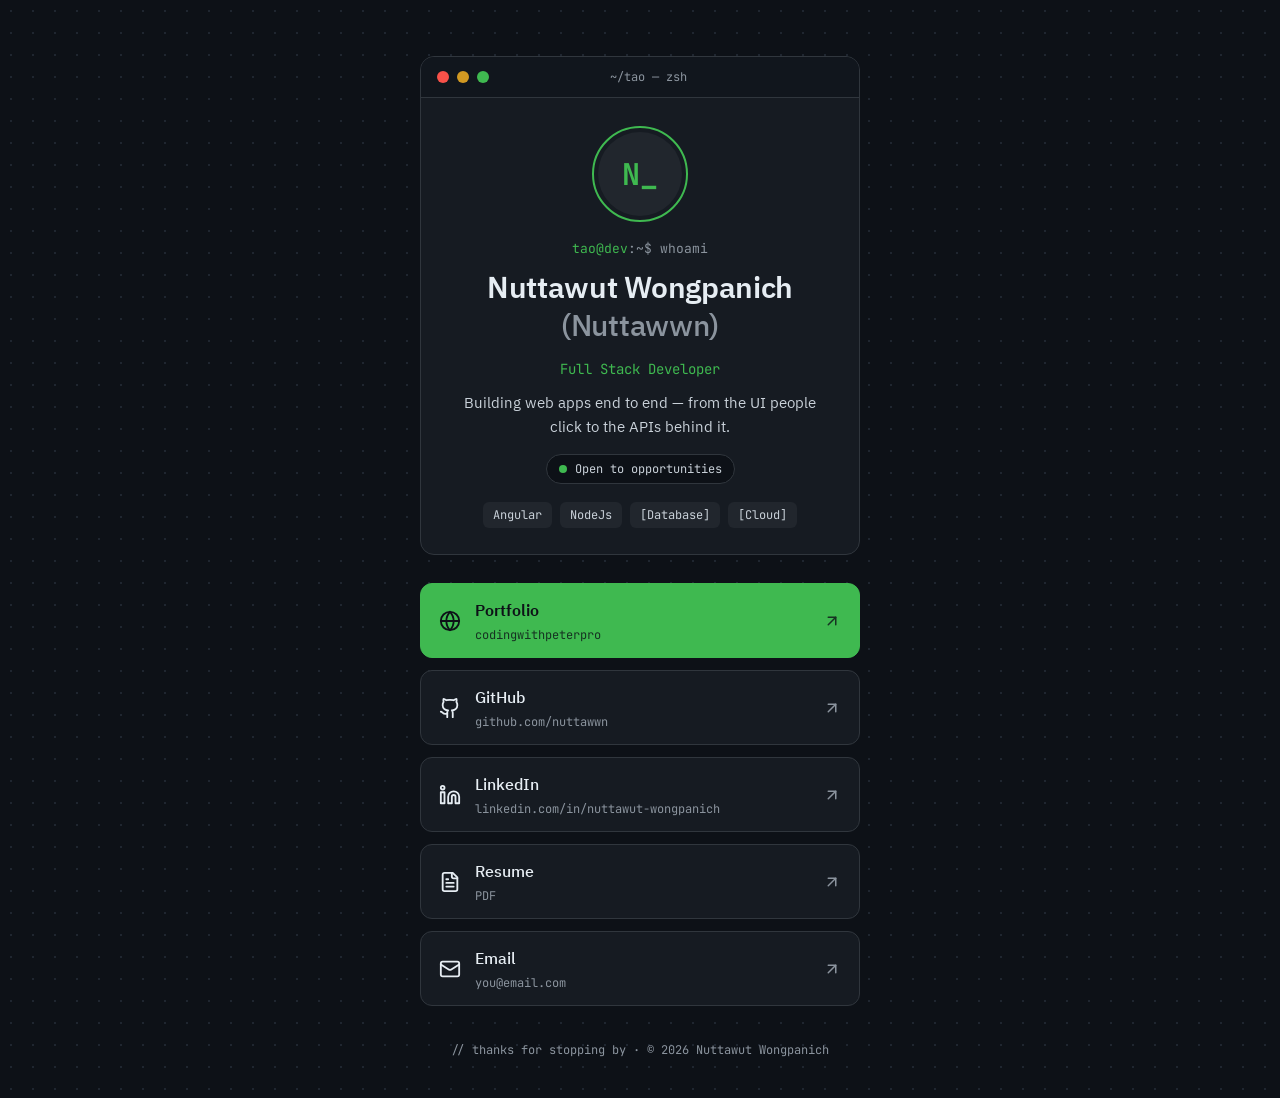
<file: index.html>
<!doctype html>
<html lang="th">
<head>
  <meta charset="utf-8">
  <meta name="viewport" content="width=device-width, initial-scale=1">
  <title>Tao — Links</title>
  <meta name="description" content="Tao (เต่า) — Full Stack Developer. Portfolio, GitHub, LinkedIn and contact.">
  <!-- Social preview (crawlers don't run JS, so these stay static — edit them by hand) -->
  <meta property="og:title" content="Tao — Full Stack Developer">
  <meta property="og:description" content="Portfolio, GitHub, LinkedIn and contact.">
  <meta property="og:type" content="website">
  <meta name="theme-color" content="#0d1117">
  <link rel="icon" href="data:image/svg+xml,%3Csvg xmlns='http://www.w3.org/2000/svg' viewBox='0 0 32 32'%3E%3Crect width='32' height='32' rx='7' fill='%230d1117'/%3E%3Ctext x='5' y='22' font-family='monospace' font-size='16' font-weight='700' fill='%233fb950'%3E%3E_%3C/text%3E%3C/svg%3E">
  <link rel="preconnect" href="https://fonts.googleapis.com">
  <link rel="preconnect" href="https://fonts.gstatic.com" crossorigin>
  <link href="https://fonts.googleapis.com/css2?family=IBM+Plex+Sans+Thai:wght@400;500;600&family=JetBrains+Mono:wght@400;500;700&display=swap" rel="stylesheet">
  <link rel="stylesheet" href="assets/style.css">
</head>
<body class="dl-page">
  <main id="app" aria-live="polite">
    <p class="dl-loading">loading</p>
  </main>

  <script src="assets/render.js"></script>
  <script>
    (function () {
      var app = document.getElementById('app');
      // Cache-bust so edits saved from the admin page show up as soon as Pages redeploys.
      fetch('links.json?v=' + Date.now(), { cache: 'no-store' })
        .then(function (res) {
          if (!res.ok) throw new Error('HTTP ' + res.status);
          return res.json();
        })
        .then(function (data) {
          DevLinks.render(data, app);
          var p = data.profile || {};
          if (p.name) document.title = p.name + (p.role ? ' — ' + p.role : '');
          var meta = document.querySelector('meta[name="theme-color"]');
          if (meta) meta.setAttribute('content', '#0d1117');
        })
        .catch(function (err) {
          app.innerHTML = '';
          var msg = document.createElement('p');
          msg.className = 'dl-loading';
          msg.textContent = 'error: could not load links.json (' + err.message + ')';
          app.appendChild(msg);
        });
    })();
  </script>
</body>
</html>
</file>
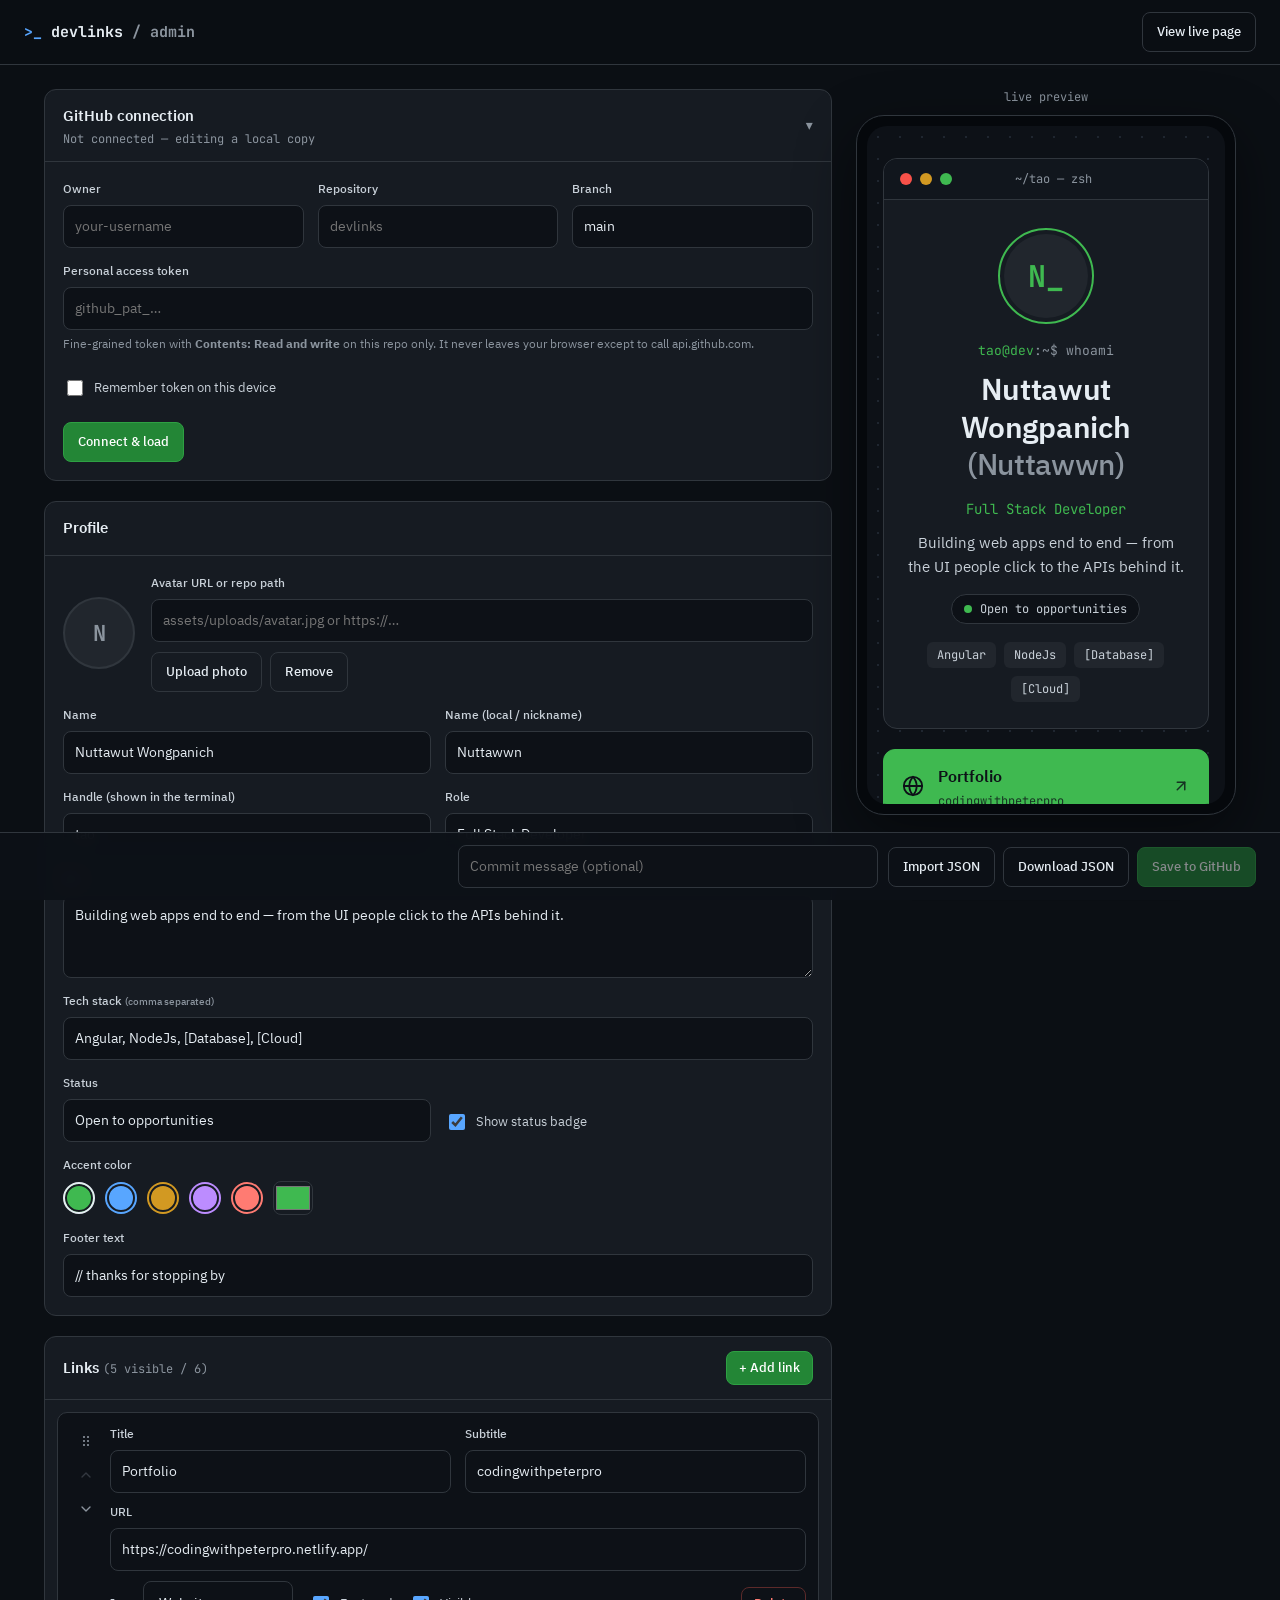
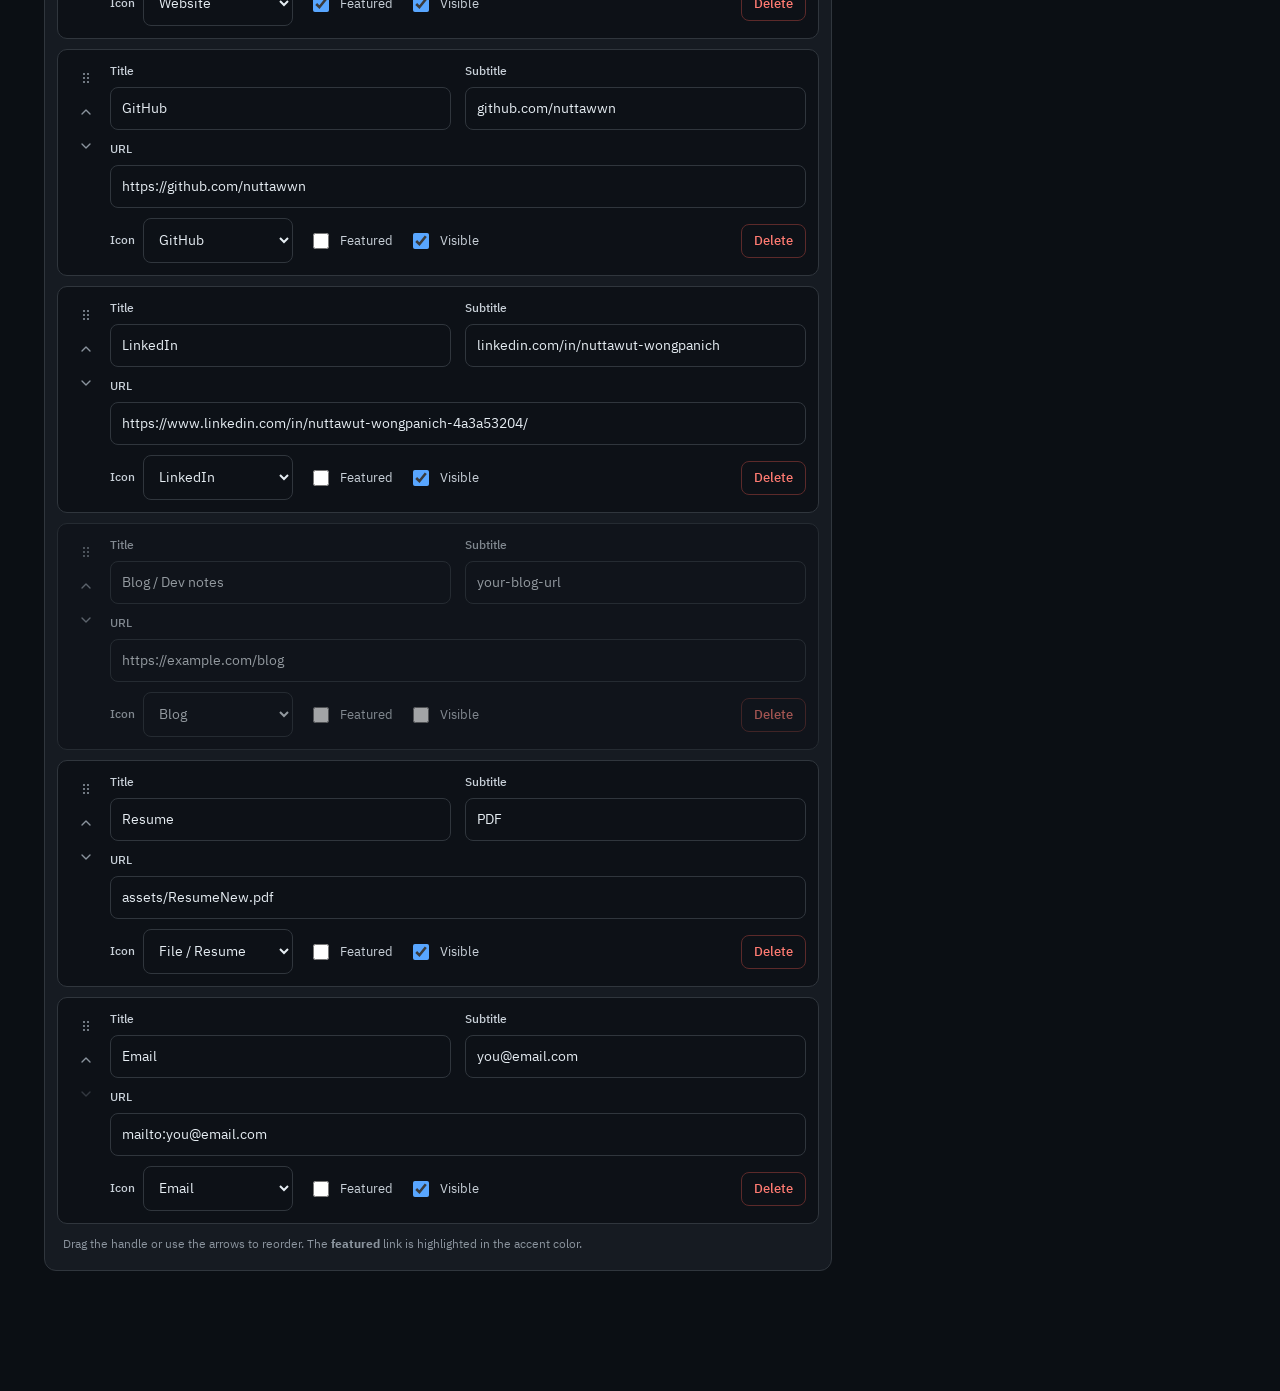
<file: admin.html>
<!doctype html>
<html lang="th">
<head>
  <meta charset="utf-8">
  <meta name="viewport" content="width=device-width, initial-scale=1">
  <meta name="robots" content="noindex, nofollow">
  <title>DevLinks Admin</title>
  <link rel="icon" href="data:image/svg+xml,%3Csvg xmlns='http://www.w3.org/2000/svg' viewBox='0 0 32 32'%3E%3Crect width='32' height='32' rx='7' fill='%230d1117'/%3E%3Ctext x='5' y='22' font-family='monospace' font-size='16' font-weight='700' fill='%2358a6ff'%3E%3E_%3C/text%3E%3C/svg%3E">
  <link rel="preconnect" href="https://fonts.googleapis.com">
  <link rel="preconnect" href="https://fonts.gstatic.com" crossorigin>
  <link href="https://fonts.googleapis.com/css2?family=IBM+Plex+Sans+Thai:wght@400;500;600&family=JetBrains+Mono:wght@400;500;700&display=swap" rel="stylesheet">
  <link rel="stylesheet" href="assets/style.css">
  <link rel="stylesheet" href="assets/admin.css">
</head>
<body class="ad">
  <header class="ad-top">
    <div class="ad-brand mono"><span class="ad-brand-mark">&gt;_</span> devlinks <span class="ad-muted">/ admin</span></div>
    <div class="ad-top-actions">
      <span id="dirtyBadge" class="ad-badge" hidden>unsaved changes</span>
      <a class="ad-btn ad-btn-ghost" href="./" target="_blank" rel="noopener">View live page</a>
    </div>
  </header>

  <div class="ad-layout">
    <div class="ad-editor">

      <!-- GitHub connection -->
      <details class="ad-panel" id="connPanel" open>
        <summary class="ad-panel-head">
          <span>
            <span class="ad-panel-title">GitHub connection</span>
            <span class="ad-panel-sub" id="connSummary">Not connected — editing a local copy</span>
          </span>
        </summary>
        <form id="connForm" class="ad-panel-body" autocomplete="off">
          <div class="ad-grid-3">
            <label class="ad-field"><span>Owner</span><input id="cfgOwner" name="owner" placeholder="your-username" required></label>
            <label class="ad-field"><span>Repository</span><input id="cfgRepo" name="repo" placeholder="devlinks" required></label>
            <label class="ad-field"><span>Branch</span><input id="cfgBranch" name="branch" value="main" required></label>
          </div>
          <label class="ad-field">
            <span>Personal access token</span>
            <input id="cfgToken" name="token" type="password" placeholder="github_pat_…" required>
            <small class="ad-hint">Fine-grained token with <b>Contents: Read and write</b> on this repo only. It never leaves your browser except to call api.github.com.</small>
          </label>
          <label class="ad-check"><input id="cfgRemember" type="checkbox"> Remember token on this device</label>
          <div class="ad-row">
            <button class="ad-btn ad-btn-primary" type="submit">Connect &amp; load</button>
            <button class="ad-btn ad-btn-ghost" type="button" id="disconnectBtn" hidden>Disconnect</button>
          </div>
        </form>
      </details>

      <!-- Profile -->
      <section class="ad-panel" aria-labelledby="profileTitle">
        <div class="ad-panel-head"><span class="ad-panel-title" id="profileTitle">Profile</span></div>
        <div class="ad-panel-body">
          <div class="ad-avatar-row">
            <div class="ad-avatar-preview" id="avatarPreview" aria-hidden="true"></div>
            <div class="ad-avatar-fields">
              <label class="ad-field"><span>Avatar URL or repo path</span><input data-bind="profile.avatar" placeholder="assets/uploads/avatar.jpg or https://…"></label>
              <div class="ad-row">
                <label class="ad-btn ad-btn-ghost ad-file">Upload photo
                  <input type="file" id="avatarFile" accept="image/png,image/jpeg,image/webp,image/gif">
                </label>
                <button type="button" class="ad-btn ad-btn-ghost" id="avatarClear">Remove</button>
              </div>
            </div>
          </div>
          <div class="ad-grid-2">
            <label class="ad-field"><span>Name</span><input data-bind="profile.name" maxlength="60"></label>
            <label class="ad-field"><span>Name (local / nickname)</span><input data-bind="profile.nameLocal" maxlength="60"></label>
            <label class="ad-field"><span>Handle (shown in the terminal)</span><input data-bind="profile.handle" maxlength="30"></label>
            <label class="ad-field"><span>Role</span><input data-bind="profile.role" maxlength="80"></label>
          </div>
          <label class="ad-field"><span>Bio</span><textarea data-bind="profile.bio" rows="3" maxlength="280"></textarea></label>
          <label class="ad-field"><span>Tech stack <small class="ad-muted">(comma separated)</small></span><input data-bind="profile.stack" data-type="list" placeholder="Angular, NestJS, PostgreSQL"></label>
          <div class="ad-grid-2">
            <label class="ad-field"><span>Status</span><input data-bind="profile.status" maxlength="60"></label>
            <label class="ad-check ad-check-inline"><input type="checkbox" data-bind="profile.showStatus" data-type="bool"> Show status badge</label>
          </div>
          <div class="ad-field">
            <span id="accentLabel">Accent color</span>
            <div class="ad-swatches" role="group" aria-labelledby="accentLabel">
              <button type="button" class="ad-swatch" data-color="#3fb950" style="background:#3fb950" aria-label="Green"></button>
              <button type="button" class="ad-swatch" data-color="#58a6ff" style="background:#58a6ff" aria-label="Blue"></button>
              <button type="button" class="ad-swatch" data-color="#d29922" style="background:#d29922" aria-label="Amber"></button>
              <button type="button" class="ad-swatch" data-color="#bc8cff" style="background:#bc8cff" aria-label="Purple"></button>
              <button type="button" class="ad-swatch" data-color="#ff7b72" style="background:#ff7b72" aria-label="Coral"></button>
              <input type="color" data-bind="profile.accent" aria-label="Custom accent color" class="ad-color">
            </div>
          </div>
          <label class="ad-field"><span>Footer text</span><input data-bind="footer" maxlength="80"></label>
        </div>
      </section>

      <!-- Links -->
      <section class="ad-panel" aria-labelledby="linksTitle">
        <div class="ad-panel-head">
          <span class="ad-panel-title" id="linksTitle">Links <span class="ad-count" id="linkCount"></span></span>
          <button type="button" class="ad-btn ad-btn-primary ad-btn-sm" id="addLink">+ Add link</button>
        </div>
        <ol class="ad-links" id="linkList"></ol>
        <p class="ad-hint ad-pad">Drag the handle or use the arrows to reorder. The <b>featured</b> link is highlighted in the accent color.</p>
      </section>
    </div>

    <!-- Live preview -->
    <aside class="ad-preview" aria-label="Live preview">
      <div class="ad-preview-label mono">live preview</div>
      <div class="ad-phone">
        <div class="ad-phone-screen dl-page"><div id="preview"></div></div>
      </div>
    </aside>
  </div>

  <!-- Save bar -->
  <footer class="ad-savebar">
    <input id="commitMsg" class="ad-commit" placeholder="Commit message (optional)" aria-label="Commit message">
    <div class="ad-row">
      <label class="ad-btn ad-btn-ghost ad-file">Import JSON<input type="file" id="importFile" accept="application/json,.json"></label>
      <button type="button" class="ad-btn ad-btn-ghost" id="downloadBtn">Download JSON</button>
      <button type="button" class="ad-btn ad-btn-primary" id="saveBtn" disabled>Save to GitHub</button>
    </div>
  </footer>

  <div id="toast" class="ad-toast" role="status" aria-live="polite" hidden></div>

  <template id="linkTpl">
    <li class="ad-link">
      <div class="ad-link-side">
        <span class="ad-handle" draggable="true" title="Drag to reorder" aria-hidden="true">
          <svg width="16" height="16" viewBox="0 0 24 24" fill="currentColor"><circle cx="9" cy="6" r="1.6"/><circle cx="15" cy="6" r="1.6"/><circle cx="9" cy="12" r="1.6"/><circle cx="15" cy="12" r="1.6"/><circle cx="9" cy="18" r="1.6"/><circle cx="15" cy="18" r="1.6"/></svg>
        </span>
        <button type="button" class="ad-icon-btn" data-act="up" aria-label="Move up">
          <svg width="16" height="16" viewBox="0 0 24 24" fill="none" stroke="currentColor" stroke-width="2" stroke-linecap="round" stroke-linejoin="round" aria-hidden="true"><path d="m18 15-6-6-6 6"/></svg>
        </button>
        <button type="button" class="ad-icon-btn" data-act="down" aria-label="Move down">
          <svg width="16" height="16" viewBox="0 0 24 24" fill="none" stroke="currentColor" stroke-width="2" stroke-linecap="round" stroke-linejoin="round" aria-hidden="true"><path d="m6 9 6 6 6-6"/></svg>
        </button>
      </div>
      <div class="ad-link-main">
        <div class="ad-grid-2">
          <label class="ad-field"><span>Title</span><input data-f="title" maxlength="60" required></label>
          <label class="ad-field"><span>Subtitle</span><input data-f="subtitle" maxlength="80"></label>
        </div>
        <label class="ad-field"><span>URL</span><input data-f="url" placeholder="https://… or mailto:…" inputmode="url"></label>
        <div class="ad-link-opts">
          <label class="ad-field ad-field-inline"><span>Icon</span><select data-f="icon"></select></label>
          <label class="ad-check"><input type="checkbox" data-f="featured"> Featured</label>
          <label class="ad-check"><input type="checkbox" data-f="enabled"> Visible</label>
          <button type="button" class="ad-btn ad-btn-danger ad-btn-sm" data-act="delete">Delete</button>
        </div>
        <p class="ad-url-warn" hidden>This URL isn't a valid http(s), mailto: or tel: link — it will be shown as “#”.</p>
      </div>
    </li>
  </template>

  <script src="assets/render.js"></script>
  <script src="assets/admin.js"></script>
</body>
</html>
</file>
<file: assets/style.css>
/* DevLinks — public page styles (also used by the admin live preview). All rules scoped under .dl */
:root {
  --bg: #0d1117;
  --surface: #161b22;
  --surface-2: #21262d;
  --surface-hover: #1c2330;
  --border: #30363d;
  --text: #e6edf3;
  --text-2: #c9d1d9;
  --muted: #8b949e;
  --font: 'IBM Plex Sans Thai', system-ui, -apple-system, 'Segoe UI', sans-serif;
  --mono: 'JetBrains Mono', ui-monospace, SFMono-Regular, Menlo, monospace;
}

.dl-page {
  margin: 0;
  min-height: 100vh;
  background-color: var(--bg);
  background-image: radial-gradient(#1f2630 1px, transparent 1px);
  background-size: 22px 22px;
  color: var(--text);
  font-family: var(--font);
}

.dl {
  --accent: #3fb950;
  width: 100%;
  max-width: 480px;
  margin: 0 auto;
  padding: 56px 20px 40px;
  box-sizing: border-box;
  display: flex;
  flex-direction: column;
  gap: 28px;
  color: var(--text);
  font-family: var(--font);
}
.dl *, .dl *::before, .dl *::after { box-sizing: border-box; }
.dl .mono { font-family: var(--mono); }
.dl .dl-accent { color: var(--accent); }

/* Terminal card */
.dl-card { background: var(--surface); border: 1px solid var(--border); border-radius: 14px; overflow: hidden; }
.dl-titlebar { display: flex; align-items: center; gap: 8px; padding: 12px 16px; border-bottom: 1px solid var(--border); background: #11161d; }
.dl-dot { width: 12px; height: 12px; border-radius: 50%; flex: none; }
.dl-dot-r { background: #f85149; } .dl-dot-y { background: #d29922; } .dl-dot-g { background: #3fb950; }
.dl-titlebar-text { flex-grow: 1; text-align: center; font-size: 12px; color: var(--muted); margin-right: 44px; }
.dl-card-body { padding: 28px 24px 26px; display: flex; flex-direction: column; align-items: center; gap: 14px; text-align: center; }

.dl-avatar { width: 96px; height: 96px; border-radius: 50%; border: 2px solid var(--accent); padding: 4px; }
.dl-avatar-img, .dl-avatar-fallback { width: 100%; height: 100%; border-radius: 50%; display: block; }
.dl-avatar-img { object-fit: cover; background: var(--surface-2); }
.dl-avatar-fallback { background: var(--surface-2); display: flex; align-items: center; justify-content: center; font-family: var(--mono); font-size: 30px; font-weight: 700; color: var(--accent); }

.dl-prompt { margin: 4px 0 0; font-size: 13px; color: var(--muted); }
.dl-name { margin: 0; font-size: 30px; font-weight: 600; letter-spacing: -0.01em; line-height: 1.25; }
.dl-name-local { color: var(--muted); font-weight: 500; }
.dl-role { margin: 0; font-size: 14px; color: var(--accent); }
.dl-bio { margin: 0; font-size: 15px; line-height: 1.6; color: var(--text-2); max-width: 360px; white-space: pre-line; }
.dl-status { margin: 0; display: inline-flex; align-items: center; gap: 8px; padding: 6px 12px; border: 1px solid var(--border); border-radius: 999px; font-size: 12px; color: var(--text-2); background: var(--bg); }
.dl-status-dot { width: 8px; height: 8px; border-radius: 50%; background: var(--accent); box-shadow: 0 0 0 0 var(--accent); animation: dl-pulse 2.4s ease-out infinite; }
@keyframes dl-pulse { 0% { box-shadow: 0 0 0 0 color-mix(in srgb, var(--accent) 60%, transparent); } 70%, 100% { box-shadow: 0 0 0 7px transparent; } }
.dl-stack { list-style: none; margin: 4px 0 0; padding: 0; display: flex; flex-wrap: wrap; justify-content: center; gap: 8px; }
.dl-stack li { font-size: 12px; padding: 5px 10px; border-radius: 6px; background: var(--surface-2); color: var(--text-2); }

/* Links */
.dl-links { display: flex; flex-direction: column; gap: 12px; }
.dl-link {
  display: flex; align-items: center; gap: 14px; min-height: 64px; padding: 14px 18px;
  border-radius: 12px; background: var(--surface); border: 1px solid var(--border);
  color: var(--text); text-decoration: none;
  transition: border-color .15s ease, transform .15s ease, background-color .15s ease, filter .15s ease;
}
.dl-link:hover { border-color: var(--accent); background: var(--surface-hover); transform: translateY(-2px); }
.dl-link:focus-visible { outline: 2px solid var(--accent); outline-offset: 3px; }
.dl-link-text { flex-grow: 1; min-width: 0; display: flex; flex-direction: column; gap: 2px; }
.dl-link-title { font-size: 16px; font-weight: 500; }
.dl-link-sub { font-size: 12px; color: var(--muted); overflow: hidden; text-overflow: ellipsis; white-space: nowrap; }
.dl-arrow { color: var(--muted); flex: none; transition: color .15s ease; }
.dl-link:hover .dl-arrow { color: var(--accent); }
.dl-link > svg:first-child { flex: none; }

.dl-link.is-featured { background: var(--accent); border-color: var(--accent); color: var(--bg); }
.dl-link.is-featured .dl-link-title { font-weight: 600; }
.dl-link.is-featured .dl-link-sub, .dl-link.is-featured .dl-arrow { color: var(--bg); opacity: .8; }
.dl-link.is-featured:hover { filter: brightness(1.08); background: var(--accent); }
.dl-link.is-featured:focus-visible { outline-color: var(--text); }

.dl-empty { text-align: center; color: var(--muted); font-size: 13px; margin: 0; }
.dl-footer { text-align: center; font-size: 12px; color: var(--muted); padding-top: 8px; }

/* Loading / error state on the public page */
.dl-loading { text-align: center; color: var(--muted); font-family: var(--mono); font-size: 13px; padding: 80px 20px; }
.dl-loading::after { content: '_'; animation: dl-blink 1s steps(1) infinite; }
@keyframes dl-blink { 50% { opacity: 0; } }

@media (prefers-reduced-motion: reduce) {
  .dl-link, .dl-arrow { transition: none; }
  .dl-link:hover { transform: none; }
  .dl-status-dot, .dl-loading::after { animation: none; }
}
</file>
<file: assets/admin.css>
/* DevLinks admin */
.ad {
  margin: 0;
  background: #0b0f14;
  color: var(--text);
  font-family: var(--font);
  font-size: 14px;
  padding-bottom: 96px;
}
.ad *, .ad *::before, .ad *::after { box-sizing: border-box; }
.ad .mono { font-family: var(--mono); }
.ad-muted { color: var(--muted); }
[hidden] { display: none !important; }

/* Top bar */
.ad-top {
  position: sticky; top: 0; z-index: 20;
  display: flex; align-items: center; justify-content: space-between; gap: 12px; flex-wrap: wrap;
  padding: 12px 24px; background: rgba(11, 15, 20, .92); backdrop-filter: blur(8px);
  border-bottom: 1px solid var(--border);
}
.ad-brand { font-size: 15px; font-weight: 700; }
.ad-brand-mark { color: #58a6ff; }
.ad-top-actions { display: flex; align-items: center; gap: 12px; }
.ad-badge { font-family: var(--mono); font-size: 12px; color: #d29922; border: 1px solid #5a4417; background: #2a2110; padding: 4px 10px; border-radius: 999px; }

/* Layout */
.ad-layout {
  max-width: 1240px; margin: 0 auto; padding: 24px;
  display: flex; flex-wrap: wrap; gap: 24px; align-items: flex-start;
}
.ad-editor { flex: 999 1 560px; min-width: 0; display: flex; flex-direction: column; gap: 20px; }
.ad-preview { flex: 1 1 380px; position: sticky; top: 76px; display: flex; flex-direction: column; align-items: center; gap: 10px; }
@media (max-width: 1000px) { .ad-preview { position: static; } }

/* Panels */
.ad-panel { background: var(--surface); border: 1px solid var(--border); border-radius: 12px; overflow: hidden; }
.ad-panel-head { display: flex; align-items: center; justify-content: space-between; gap: 12px; padding: 14px 18px; border-bottom: 1px solid var(--border); }
details.ad-panel > summary { cursor: pointer; list-style: none; }
details.ad-panel > summary::-webkit-details-marker { display: none; }
details.ad-panel > summary::after { content: '▾'; color: var(--muted); transition: transform .15s; }
details.ad-panel:not([open]) > summary { border-bottom: 0; }
details.ad-panel:not([open]) > summary::after { transform: rotate(-90deg); }
.ad-panel-title { font-weight: 600; font-size: 15px; display: block; }
.ad-panel-sub { display: block; font-size: 12px; color: var(--muted); margin-top: 2px; font-family: var(--mono); }
.ad-panel-sub.is-ok { color: #3fb950; }
.ad-panel-body { padding: 18px; display: flex; flex-direction: column; gap: 14px; }
.ad-pad { padding: 0 18px 16px; margin: 0; }
.ad-count { font-family: var(--mono); font-size: 12px; color: var(--muted); font-weight: 400; display: inline; }

/* Fields */
.ad-field { display: flex; flex-direction: column; gap: 6px; min-width: 0; }
.ad-field > span { font-size: 12px; color: var(--text-2); font-weight: 500; }
.ad-field-inline { flex-direction: row; align-items: center; gap: 8px; }
.ad input:not([type="checkbox"]):not([type="color"]):not([type="file"]), .ad textarea, .ad select {
  width: 100%; font: inherit; color: var(--text); background: var(--bg);
  border: 1px solid var(--border); border-radius: 8px; padding: 9px 11px; min-height: 40px;
}
.ad textarea { resize: vertical; line-height: 1.5; }
.ad select { width: auto; padding-right: 28px; }
.ad input:focus, .ad textarea:focus, .ad select:focus { outline: 2px solid #58a6ff; outline-offset: 0; border-color: #58a6ff; }
.ad input[aria-invalid="true"] { border-color: #f85149; }
.ad-hint { font-size: 12px; color: var(--muted); line-height: 1.5; }
.ad-check { display: inline-flex; align-items: center; gap: 8px; font-size: 13px; color: var(--text-2); min-height: 40px; cursor: pointer; }
.ad-check input { width: 16px; height: 16px; accent-color: #58a6ff; }
.ad-check-inline { align-self: end; }

.ad-grid-2 { display: grid; grid-template-columns: repeat(2, minmax(0, 1fr)); gap: 14px; }
.ad-grid-3 { display: grid; grid-template-columns: repeat(3, minmax(0, 1fr)); gap: 14px; }
@media (max-width: 640px) { .ad-grid-2, .ad-grid-3 { grid-template-columns: minmax(0, 1fr); } }
.ad-row { display: flex; flex-wrap: wrap; gap: 8px; align-items: center; }

/* Buttons */
.ad-btn {
  display: inline-flex; align-items: center; justify-content: center; gap: 6px;
  min-height: 40px; padding: 0 14px; border-radius: 8px; font: inherit; font-weight: 500; font-size: 13px;
  border: 1px solid var(--border); background: var(--surface-2); color: var(--text);
  cursor: pointer; text-decoration: none; white-space: nowrap;
}
.ad-btn:hover { background: #30363d; color: var(--text); }
.ad-btn:focus-visible, .ad-icon-btn:focus-visible, .ad-swatch:focus-visible { outline: 2px solid #58a6ff; outline-offset: 2px; }
.ad-btn:disabled { opacity: .5; cursor: not-allowed; }
.ad-btn-primary { background: #238636; border-color: #2ea043; color: #fff; }
.ad-btn-primary:hover:not(:disabled) { background: #2ea043; color: #fff; }
.ad-btn-ghost { background: transparent; }
.ad-btn-danger { background: transparent; color: #ff7b72; border-color: #5c2a2a; }
.ad-btn-danger:hover { background: #3a1d1d; color: #ffa198; }
.ad-btn-sm { min-height: 34px; padding: 0 12px; }
.ad-file { position: relative; overflow: hidden; }
.ad-file input { position: absolute; inset: 0; opacity: 0; cursor: pointer; }
.ad-file:focus-within { outline: 2px solid #58a6ff; outline-offset: 2px; }
.ad-icon-btn {
  width: 32px; height: 32px; display: inline-flex; align-items: center; justify-content: center;
  border-radius: 6px; border: 1px solid transparent; background: transparent; color: var(--muted); cursor: pointer;
}
.ad-icon-btn:hover:not(:disabled) { background: var(--surface-2); color: var(--text); }
.ad-icon-btn:disabled { opacity: .3; cursor: default; }

/* Avatar */
.ad-avatar-row { display: flex; gap: 16px; align-items: center; flex-wrap: wrap; }
.ad-avatar-preview {
  width: 72px; height: 72px; border-radius: 50%; flex: none; background: var(--surface-2) center/cover no-repeat;
  border: 2px solid var(--border); display: flex; align-items: center; justify-content: center;
  font-family: var(--mono); font-weight: 700; font-size: 22px; color: var(--muted);
}
.ad-avatar-fields { flex: 1 1 260px; display: flex; flex-direction: column; gap: 10px; min-width: 0; }

/* Swatches */
.ad-swatches { display: flex; flex-wrap: wrap; gap: 10px; align-items: center; }
.ad-swatch { width: 32px; height: 32px; border-radius: 50%; border: 2px solid transparent; cursor: pointer; box-shadow: inset 0 0 0 2px var(--surface); }
.ad-swatch[aria-pressed="true"] { border-color: var(--text); }
.ad-color { width: 40px; height: 34px; padding: 0; border: 1px solid var(--border); border-radius: 8px; background: transparent; cursor: pointer; }

/* Link list */
.ad-links { list-style: none; margin: 0; padding: 12px; display: flex; flex-direction: column; gap: 10px; }
.ad-link { display: flex; gap: 8px; padding: 12px; border: 1px solid var(--border); border-radius: 10px; background: var(--bg); transition: border-color .15s, opacity .15s; }
.ad-link.is-hidden-link { opacity: .6; }
.ad-link.is-dragging { opacity: .4; }
.ad-link.is-drop-target { border-color: #58a6ff; }
.ad-link-side { display: flex; flex-direction: column; align-items: center; gap: 2px; }
.ad-handle { width: 32px; height: 32px; display: inline-flex; align-items: center; justify-content: center; color: var(--muted); cursor: grab; border-radius: 6px; }
.ad-handle:hover { background: var(--surface-2); color: var(--text); }
.ad-link-main { flex: 1; min-width: 0; display: flex; flex-direction: column; gap: 10px; }
.ad-link-opts { display: flex; flex-wrap: wrap; align-items: center; gap: 4px 16px; }
.ad-link-opts .ad-btn-danger { margin-left: auto; }
.ad-url-warn { margin: 0; font-size: 12px; color: #ff7b72; }
.ad-empty { text-align: center; color: var(--muted); padding: 24px; font-family: var(--mono); font-size: 13px; }

/* Preview phone */
.ad-preview-label { font-size: 12px; color: var(--muted); }
.ad-phone {
  width: 100%; max-width: 380px; height: min(760px, calc(100vh - 200px)); min-height: 520px;
  border: 1px solid var(--border); border-radius: 28px; padding: 10px; background: #05080c;
  box-shadow: 0 20px 60px rgba(0, 0, 0, .45);
}
.ad-phone-screen { height: 100%; min-height: 0; overflow-y: auto; border-radius: 20px; }
.ad-phone-screen .dl { padding: 32px 16px 28px; gap: 20px; }

/* Save bar */
.ad-savebar {
  position: fixed; left: 0; right: 0; bottom: 0; z-index: 30;
  display: flex; flex-wrap: wrap; gap: 10px; align-items: center; justify-content: flex-end;
  padding: 12px 24px; background: rgba(13, 17, 23, .96); backdrop-filter: blur(8px); border-top: 1px solid var(--border);
}
.ad-commit { flex: 1 1 240px; max-width: 420px; }

/* Toast */
.ad-toast {
  position: fixed; left: 50%; bottom: 84px; transform: translateX(-50%); z-index: 40;
  max-width: calc(100vw - 32px); padding: 10px 16px; border-radius: 8px; font-size: 13px;
  background: #1f2a37; border: 1px solid #30363d; color: var(--text); box-shadow: 0 10px 30px rgba(0,0,0,.4);
}
.ad-toast.is-ok { border-color: #2ea043; }
.ad-toast.is-err { border-color: #f85149; }
</file>
